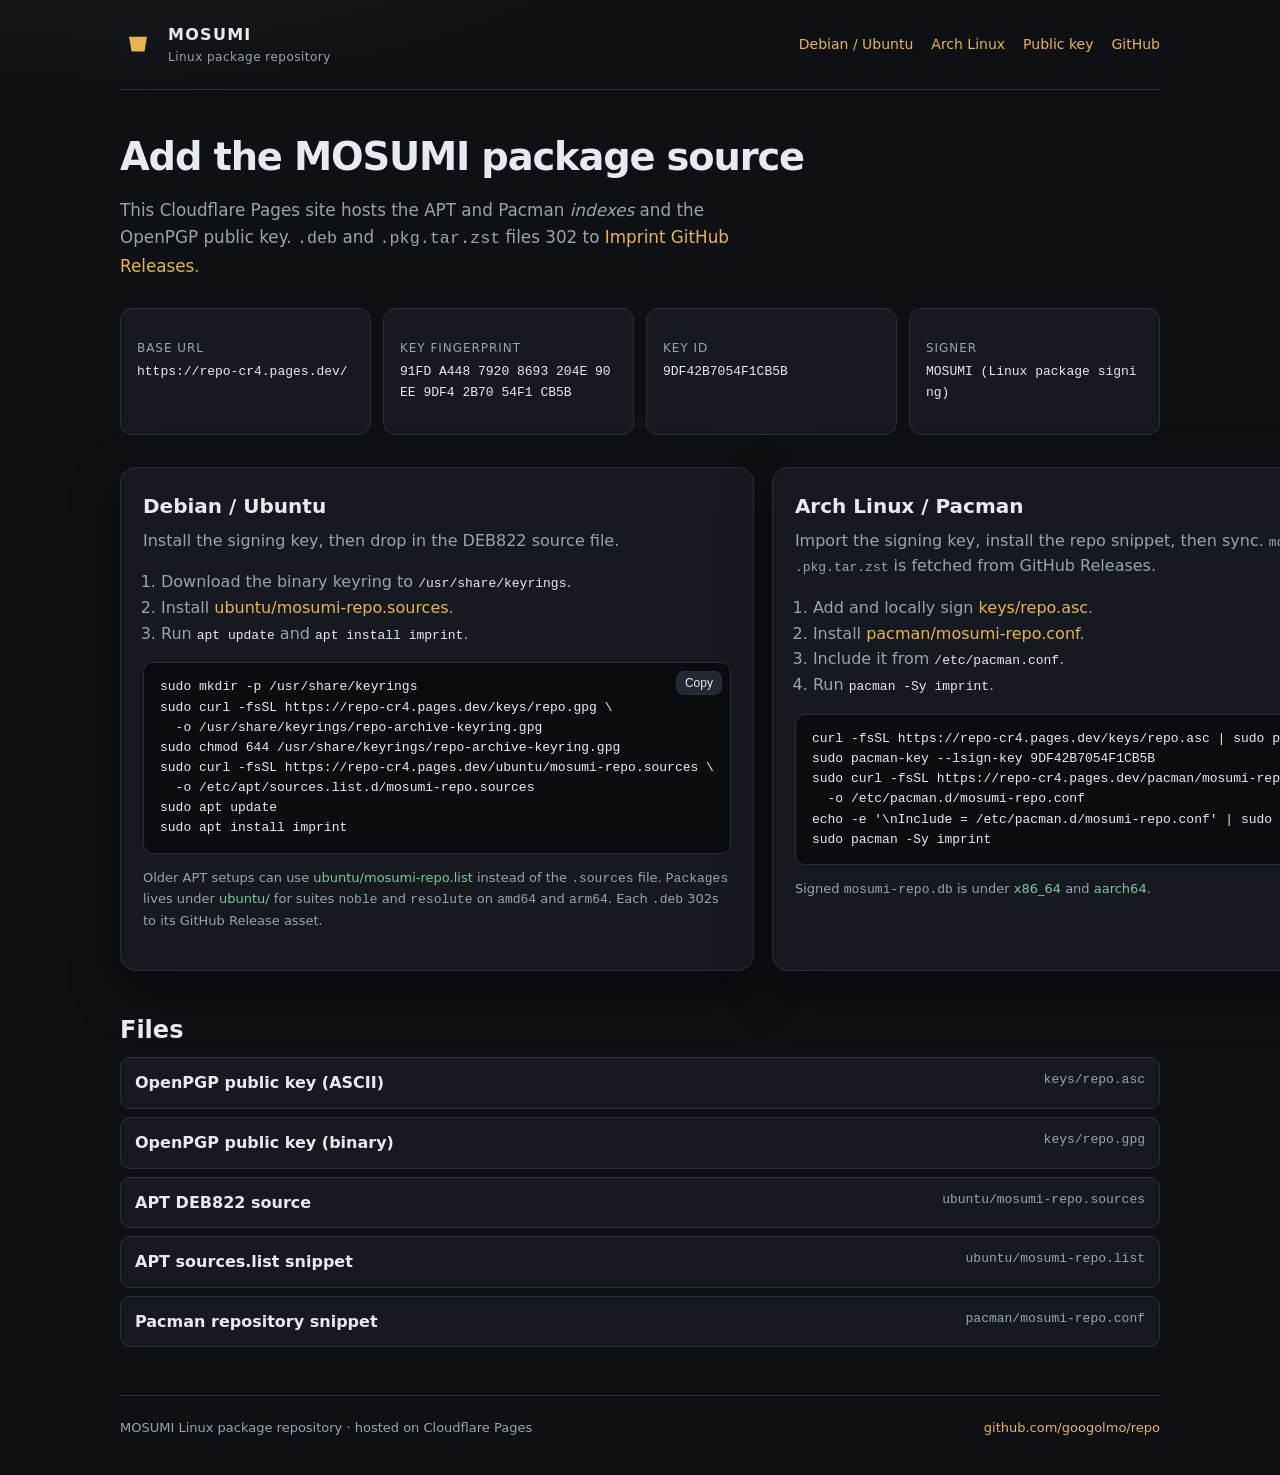
<file: index.html>
<!DOCTYPE html>
<html lang="en">
<head>
  <meta charset="utf-8">
  <meta name="viewport" content="width=device-width, initial-scale=1">
  <title>MOSUMI Linux Package Repository</title>
  <meta name="description" content="APT and Pacman repository for MOSUMI Linux packages, including the signing public key and source list setup.">
  <link rel="icon" href="assets/favicon.svg" type="image/svg+xml">
  <link rel="stylesheet" href="assets/style.css">
</head>
<body>
  <div class="wrap">
    <header>
      <a class="brand" href="./">
        <svg viewBox="0 0 32 32" aria-hidden="true">
          <rect width="32" height="32" rx="7" fill="#111418"/>
          <path fill="#e6b450" d="M8 9.5h16l-2.2 13.2H10.2L8 9.5zm3.1 3.2h9.8l-.3 1.8H11.5l-.4-1.8zm.6 3.6h8.6l-.9 5.4h-6.8l-.9-5.4z"/>
        </svg>
        <span>
          <span class="brand-name">MOSUMI</span>
          <span class="brand-sub">Linux package repository</span>
        </span>
      </a>
      <nav>
        <a href="#debian">Debian / Ubuntu</a>
        <a href="#arch">Arch Linux</a>
        <a href="keys/repo.asc">Public key</a>
        <a href="https://github.com/googolmo/repo">GitHub</a>
      </nav>
    </header>

    <h1>Add the MOSUMI package source</h1>
    <p class="lede">
      This Cloudflare Pages site hosts the APT and Pacman <em>indexes</em>
      and the OpenPGP public key. <code>.deb</code> and
      <code>.pkg.tar.zst</code> files 302 to
      <a href="https://github.com/googolmo/imprint/releases">Imprint GitHub Releases</a>.
    </p>

    <div class="meta">
      <article>
        <dl>
          <dt>Base URL</dt>
          <dd>https://repo-cr4.pages.dev/</dd>
        </dl>
      </article>
      <article>
        <dl>
          <dt>Key fingerprint</dt>
          <dd>91FD A448 7920 8693 204E  90EE 9DF4 2B70 54F1 CB5B</dd>
        </dl>
      </article>
      <article>
        <dl>
          <dt>Key ID</dt>
          <dd>9DF42B7054F1CB5B</dd>
        </dl>
      </article>
      <article>
        <dl>
          <dt>Signer</dt>
          <dd>MOSUMI (Linux package signing)</dd>
        </dl>
      </article>
    </div>

    <div class="grid" id="setup">
      <section class="card" id="debian">
        <h2>Debian / Ubuntu</h2>
        <p>Install the signing key, then drop in the DEB822 source file.</p>
        <ol class="steps">
          <li>Download the binary keyring to <code>/usr/share/keyrings</code>.</li>
          <li>Install <a href="ubuntu/mosumi-repo.sources">ubuntu/mosumi-repo.sources</a>.</li>
          <li>Run <code>apt update</code> and <code>apt install imprint</code>.</li>
        </ol>
        <pre data-copy><code>sudo mkdir -p /usr/share/keyrings
sudo curl -fsSL https://repo-cr4.pages.dev/keys/repo.gpg \
  -o /usr/share/keyrings/repo-archive-keyring.gpg
sudo chmod 644 /usr/share/keyrings/repo-archive-keyring.gpg
sudo curl -fsSL https://repo-cr4.pages.dev/ubuntu/mosumi-repo.sources \
  -o /etc/apt/sources.list.d/mosumi-repo.sources
sudo apt update
sudo apt install imprint</code></pre>
        <p class="note">
          Older APT setups can use
          <a href="ubuntu/mosumi-repo.list">ubuntu/mosumi-repo.list</a>
          instead of the <code>.sources</code> file.
          <code>Packages</code> lives under <a href="ubuntu/">ubuntu/</a>
          for suites <code>noble</code> and <code>resolute</code>
          on <code>amd64</code> and <code>arm64</code>.
          Each <code>.deb</code> 302s to its GitHub Release asset.
        </p>
      </section>

      <section class="card" id="arch">
        <h2>Arch Linux / Pacman</h2>
        <p>Import the signing key, install the repo snippet, then sync.
          <code>mosumi-repo.db</code> is here; <code>.pkg.tar.zst</code> is fetched
          from GitHub Releases.</p>
        <ol class="steps">
          <li>Add and locally sign <a href="keys/repo.asc">keys/repo.asc</a>.</li>
          <li>Install <a href="pacman/mosumi-repo.conf">pacman/mosumi-repo.conf</a>.</li>
          <li>Include it from <code>/etc/pacman.conf</code>.</li>
          <li>Run <code>pacman -Sy imprint</code>.</li>
        </ol>
        <pre data-copy><code>curl -fsSL https://repo-cr4.pages.dev/keys/repo.asc | sudo pacman-key --add -
sudo pacman-key --lsign-key 9DF42B7054F1CB5B
sudo curl -fsSL https://repo-cr4.pages.dev/pacman/mosumi-repo.conf \
  -o /etc/pacman.d/mosumi-repo.conf
echo -e '\nInclude = /etc/pacman.d/mosumi-repo.conf' | sudo tee -a /etc/pacman.conf
sudo pacman -Sy imprint</code></pre>
        <p class="note">
          Signed <code>mosumi-repo.db</code> is under
          <a href="pacman/x86_64/">x86_64</a> and
          <a href="pacman/aarch64/">aarch64</a>.
        </p>
      </section>
    </div>

    <section class="section">
      <h2>Files</h2>
      <div class="files">
        <a href="keys/repo.asc"><strong>OpenPGP public key (ASCII)</strong><span>keys/repo.asc</span></a>
        <a href="keys/repo.gpg"><strong>OpenPGP public key (binary)</strong><span>keys/repo.gpg</span></a>
        <a href="ubuntu/mosumi-repo.sources"><strong>APT DEB822 source</strong><span>ubuntu/mosumi-repo.sources</span></a>
        <a href="ubuntu/mosumi-repo.list"><strong>APT sources.list snippet</strong><span>ubuntu/mosumi-repo.list</span></a>
        <a href="pacman/mosumi-repo.conf"><strong>Pacman repository snippet</strong><span>pacman/mosumi-repo.conf</span></a>
      </div>
    </section>

    <footer>
      <span>MOSUMI Linux package repository · hosted on Cloudflare Pages</span>
      <a href="https://github.com/googolmo/repo">github.com/googolmo/repo</a>
    </footer>
  </div>
  <script src="assets/site.js"></script>
</body>
</html>
</file>
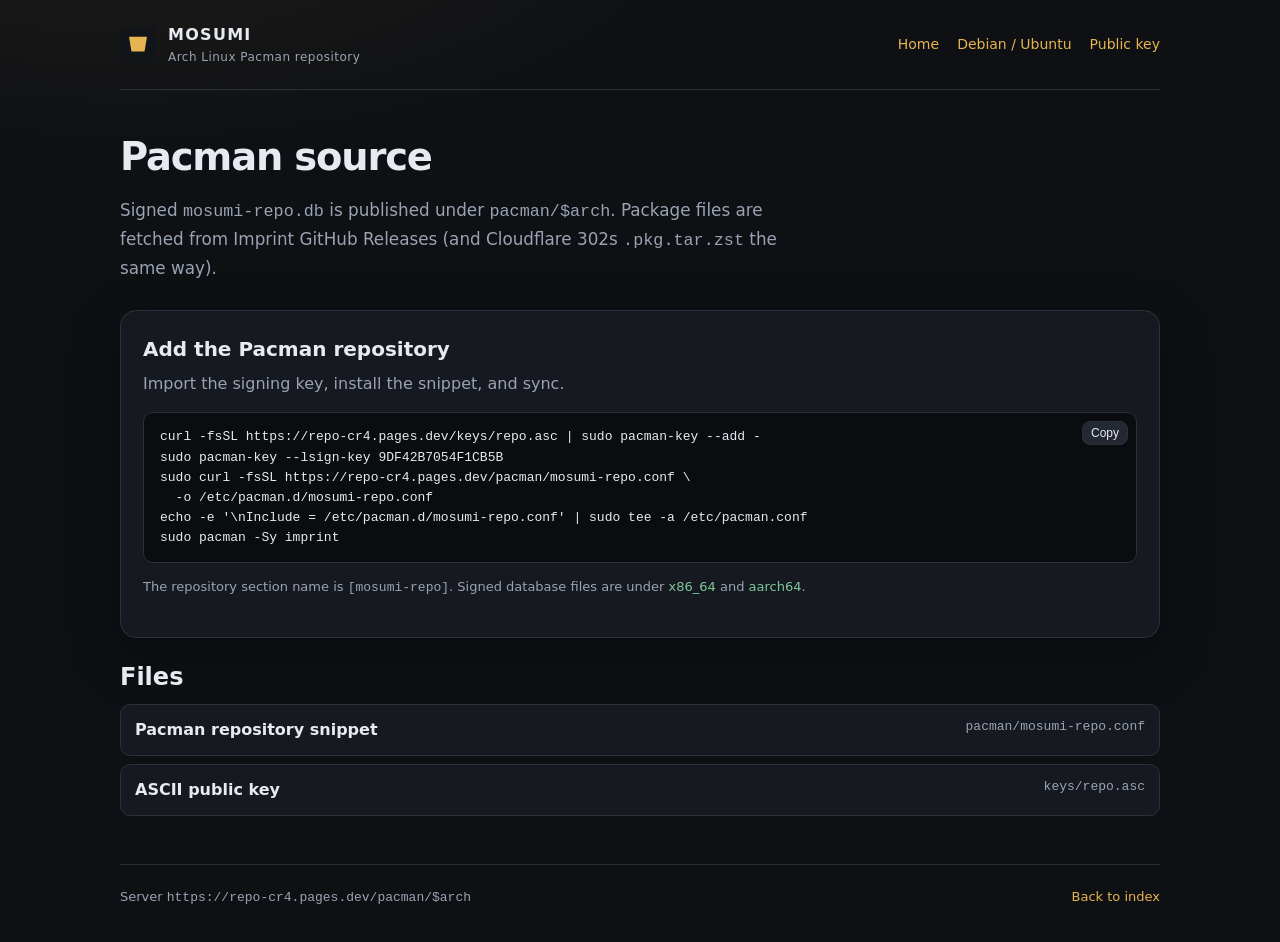
<file: pacman/index.html>
<!DOCTYPE html>
<html lang="en">
<head>
  <meta charset="utf-8">
  <meta name="viewport" content="width=device-width, initial-scale=1">
  <title>Pacman · MOSUMI repository</title>
  <link rel="icon" href="../assets/favicon.svg" type="image/svg+xml">
  <link rel="stylesheet" href="../assets/style.css">
</head>
<body>
  <div class="wrap">
    <header>
      <a class="brand" href="../">
        <svg viewBox="0 0 32 32" aria-hidden="true">
          <rect width="32" height="32" rx="7" fill="#111418"/>
          <path fill="#e6b450" d="M8 9.5h16l-2.2 13.2H10.2L8 9.5zm3.1 3.2h9.8l-.3 1.8H11.5l-.4-1.8zm.6 3.6h8.6l-.9 5.4h-6.8l-.9-5.4z"/>
        </svg>
        <span>
          <span class="brand-name">MOSUMI</span>
          <span class="brand-sub">Arch Linux Pacman repository</span>
        </span>
      </a>
      <nav>
        <a href="../">Home</a>
        <a href="../ubuntu/">Debian / Ubuntu</a>
        <a href="../keys/repo.asc">Public key</a>
      </nav>
    </header>

    <h1>Pacman source</h1>
    <p class="lede">
      Signed <code>mosumi-repo.db</code> is published under <code>pacman/$arch</code>.
      Package files are fetched from Imprint GitHub Releases (and Cloudflare
      302s <code>.pkg.tar.zst</code> the same way).
    </p>

    <section class="card">
      <h2>Add the Pacman repository</h2>
      <p>Import the signing key, install the snippet, and sync.</p>
      <pre data-copy><code>curl -fsSL https://repo-cr4.pages.dev/keys/repo.asc | sudo pacman-key --add -
sudo pacman-key --lsign-key 9DF42B7054F1CB5B
sudo curl -fsSL https://repo-cr4.pages.dev/pacman/mosumi-repo.conf \
  -o /etc/pacman.d/mosumi-repo.conf
echo -e '\nInclude = /etc/pacman.d/mosumi-repo.conf' | sudo tee -a /etc/pacman.conf
sudo pacman -Sy imprint</code></pre>
      <p class="note">
        The repository section name is <code>[mosumi-repo]</code>.
        Signed database files are under
        <a href="x86_64/">x86_64</a> and
        <a href="aarch64/">aarch64</a>.
      </p>
    </section>

    <section class="section">
      <h2>Files</h2>
      <div class="files">
        <a href="mosumi-repo.conf"><strong>Pacman repository snippet</strong><span>pacman/mosumi-repo.conf</span></a>
        <a href="../keys/repo.asc"><strong>ASCII public key</strong><span>keys/repo.asc</span></a>
      </div>
    </section>

    <footer>
      <span>Server <code>https://repo-cr4.pages.dev/pacman/$arch</code></span>
      <a href="../">Back to index</a>
    </footer>
  </div>
  <script src="../assets/site.js"></script>
</body>
</html>
</file>
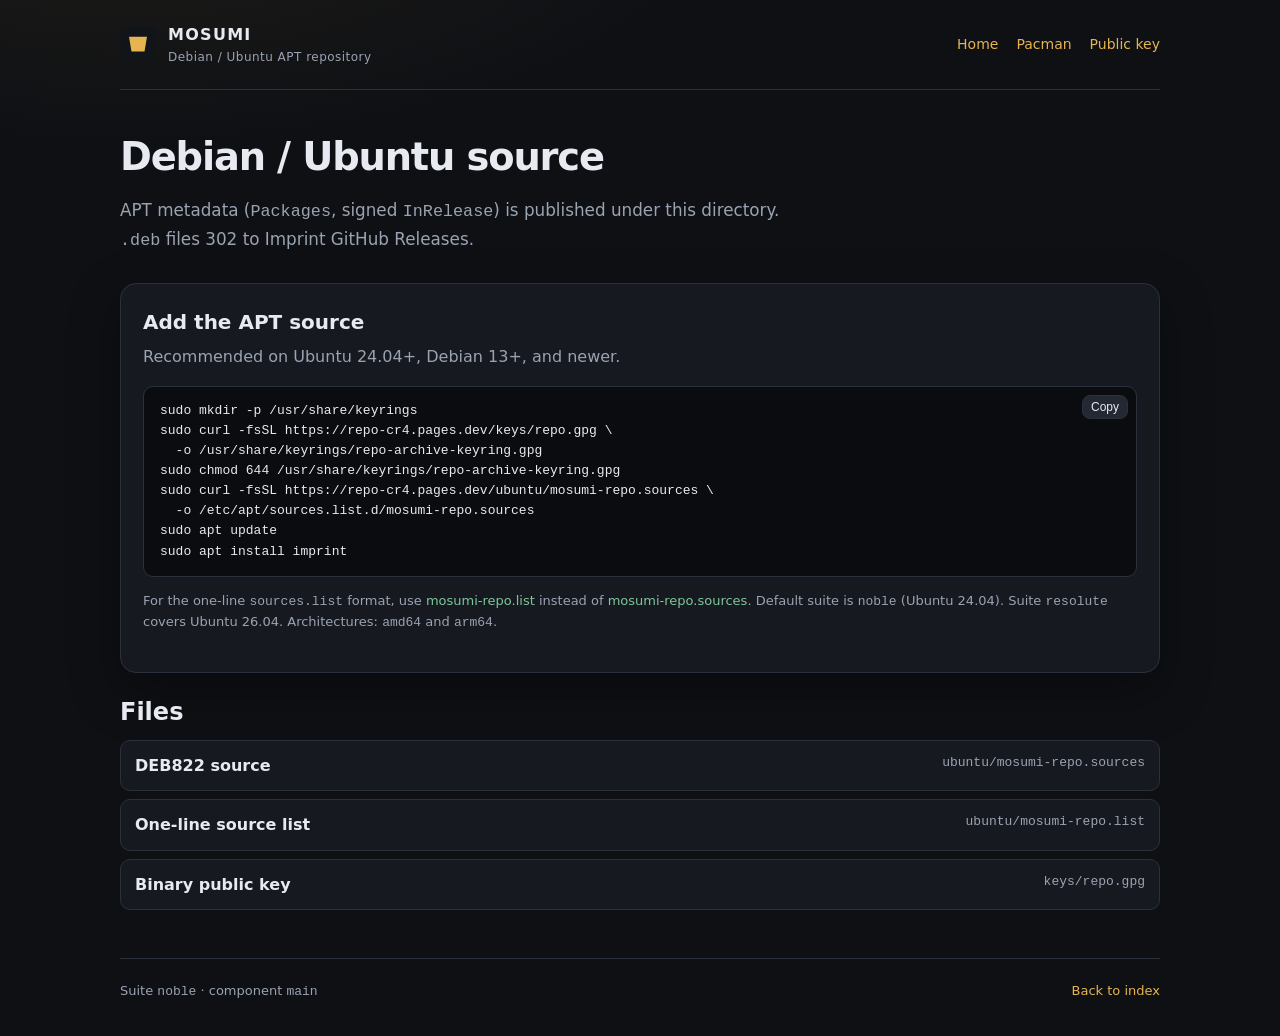
<file: ubuntu/index.html>
<!DOCTYPE html>
<html lang="en">
<head>
  <meta charset="utf-8">
  <meta name="viewport" content="width=device-width, initial-scale=1">
  <title>Debian / Ubuntu · MOSUMI repository</title>
  <link rel="icon" href="../assets/favicon.svg" type="image/svg+xml">
  <link rel="stylesheet" href="../assets/style.css">
</head>
<body>
  <div class="wrap">
    <header>
      <a class="brand" href="../">
        <svg viewBox="0 0 32 32" aria-hidden="true">
          <rect width="32" height="32" rx="7" fill="#111418"/>
          <path fill="#e6b450" d="M8 9.5h16l-2.2 13.2H10.2L8 9.5zm3.1 3.2h9.8l-.3 1.8H11.5l-.4-1.8zm.6 3.6h8.6l-.9 5.4h-6.8l-.9-5.4z"/>
        </svg>
        <span>
          <span class="brand-name">MOSUMI</span>
          <span class="brand-sub">Debian / Ubuntu APT repository</span>
        </span>
      </a>
      <nav>
        <a href="../">Home</a>
        <a href="../pacman/">Pacman</a>
        <a href="../keys/repo.asc">Public key</a>
      </nav>
    </header>

    <h1>Debian / Ubuntu source</h1>
    <p class="lede">
      APT metadata (<code>Packages</code>, signed <code>InRelease</code>) is
      published under this directory. <code>.deb</code> files 302 to Imprint
      GitHub Releases.
    </p>

    <section class="card">
      <h2>Add the APT source</h2>
      <p>Recommended on Ubuntu 24.04+, Debian 13+, and newer.</p>
      <pre data-copy><code>sudo mkdir -p /usr/share/keyrings
sudo curl -fsSL https://repo-cr4.pages.dev/keys/repo.gpg \
  -o /usr/share/keyrings/repo-archive-keyring.gpg
sudo chmod 644 /usr/share/keyrings/repo-archive-keyring.gpg
sudo curl -fsSL https://repo-cr4.pages.dev/ubuntu/mosumi-repo.sources \
  -o /etc/apt/sources.list.d/mosumi-repo.sources
sudo apt update
sudo apt install imprint</code></pre>
      <p class="note">
        For the one-line <code>sources.list</code> format, use
        <a href="mosumi-repo.list">mosumi-repo.list</a> instead of <a href="mosumi-repo.sources">mosumi-repo.sources</a>.
        Default suite is <code>noble</code> (Ubuntu 24.04).
        Suite <code>resolute</code> covers Ubuntu 26.04. Architectures:
        <code>amd64</code> and <code>arm64</code>.
      </p>
    </section>

    <section class="section">
      <h2>Files</h2>
      <div class="files">
        <a href="mosumi-repo.sources"><strong>DEB822 source</strong><span>ubuntu/mosumi-repo.sources</span></a>
        <a href="mosumi-repo.list"><strong>One-line source list</strong><span>ubuntu/mosumi-repo.list</span></a>
        <a href="../keys/repo.gpg"><strong>Binary public key</strong><span>keys/repo.gpg</span></a>
      </div>
    </section>

    <footer>
      <span>Suite <code>noble</code> · component <code>main</code></span>
      <a href="../">Back to index</a>
    </footer>
  </div>
  <script src="../assets/site.js"></script>
</body>
</html>
</file>
<file: assets/style.css>
:root {
  --bg: #0e1014;
  --bg-raised: #161a20;
  --bg-code: #0a0c10;
  --border: #2a313c;
  --text: #e7eaf0;
  --muted: #9aa3b2;
  --accent: #e6b450;
  --accent-dim: #c4922e;
  --link: #e6b450;
  --ok: #7ec699;
  --shadow: 0 18px 50px rgba(0, 0, 0, 0.35);
  --mono: ui-monospace, "SF Mono", "Cascadia Code", Menlo, Consolas, monospace;
  --sans: "Segoe UI", system-ui, -apple-system, sans-serif;
  --radius: 12px;
}

* {
  box-sizing: border-box;
}

html,
body {
  margin: 0;
  padding: 0;
}

body {
  font-family: var(--sans);
  background:
    radial-gradient(1200px 500px at 10% -10%, rgba(230, 180, 80, 0.08), transparent 50%),
    var(--bg);
  color: var(--text);
  line-height: 1.6;
  min-height: 100vh;
}

a {
  color: var(--link);
  text-decoration: none;
}

a:hover {
  text-decoration: underline;
}

.wrap {
  width: min(1040px, calc(100% - 32px));
  margin: 0 auto;
}

header {
  display: flex;
  align-items: center;
  justify-content: space-between;
  gap: 16px;
  padding: 22px 0;
  border-bottom: 1px solid var(--border);
}

.brand {
  display: flex;
  align-items: center;
  gap: 12px;
  color: var(--text);
  text-decoration: none;
}

.brand:hover {
  text-decoration: none;
}

.brand svg {
  width: 36px;
  height: 36px;
}

.brand-name {
  font-weight: 700;
  letter-spacing: 0.08em;
}

.brand-sub {
  display: block;
  color: var(--muted);
  font-size: 12px;
  letter-spacing: 0.04em;
  font-weight: 500;
}

nav {
  display: flex;
  gap: 18px;
  font-size: 14px;
}

h1 {
  font-size: clamp(1.8rem, 3vw, 2.4rem);
  letter-spacing: -0.03em;
  margin: 36px 0 10px;
}

.lede {
  color: var(--muted);
  font-size: 1.05rem;
  max-width: 62ch;
  margin: 0 0 28px;
}

.meta {
  display: grid;
  grid-template-columns: repeat(auto-fit, minmax(220px, 1fr));
  gap: 12px;
  margin-bottom: 32px;
}

.meta article {
  background: var(--bg-raised);
  border: 1px solid var(--border);
  border-radius: var(--radius);
  padding: 14px 16px;
}

.meta dt {
  color: var(--muted);
  font-size: 12px;
  text-transform: uppercase;
  letter-spacing: 0.08em;
}

.meta dd {
  margin: 4px 0 0;
  font-family: var(--mono);
  font-size: 13px;
  word-break: break-all;
}

.grid {
  display: grid;
  grid-template-columns: 1fr 1fr;
  gap: 18px;
  margin-bottom: 40px;
}

.card {
  background: var(--bg-raised);
  border: 1px solid var(--border);
  border-radius: 16px;
  padding: 22px;
  box-shadow: var(--shadow);
}

.card h2 {
  margin: 0 0 6px;
  font-size: 1.25rem;
}

.card p {
  margin: 0 0 16px;
  color: var(--muted);
}

.steps {
  margin: 0 0 16px;
  padding-left: 18px;
  color: var(--muted);
}

.steps code {
  color: var(--text);
}

pre {
  position: relative;
  background: var(--bg-code);
  border: 1px solid var(--border);
  border-radius: 10px;
  padding: 14px 16px;
  overflow-x: auto;
  font-family: var(--mono);
  font-size: 13px;
  line-height: 1.55;
  margin: 0 0 14px;
}

pre code {
  white-space: pre;
}

.copy {
  position: absolute;
  top: 8px;
  right: 8px;
  background: #232833;
  color: var(--text);
  border: 1px solid var(--border);
  border-radius: 8px;
  padding: 4px 8px;
  font-size: 12px;
  cursor: pointer;
}

.copy:hover,
.copy.copied {
  border-color: var(--accent);
  color: var(--accent);
}

.note {
  font-size: 13px;
  color: var(--muted);
  margin: 0;
}

.note a {
  color: var(--ok);
}

.section {
  margin: 8px 0 48px;
}

.section h2 {
  margin-bottom: 8px;
}

.files {
  display: grid;
  gap: 8px;
}

.files a {
  display: flex;
  justify-content: space-between;
  gap: 12px;
  background: var(--bg-raised);
  border: 1px solid var(--border);
  border-radius: 10px;
  padding: 12px 14px;
  color: var(--text);
}

.files a:hover {
  text-decoration: none;
  border-color: var(--accent-dim);
}

.files span {
  color: var(--muted);
  font-family: var(--mono);
  font-size: 13px;
}

footer {
  border-top: 1px solid var(--border);
  padding: 22px 0 40px;
  color: var(--muted);
  font-size: 13px;
  display: flex;
  justify-content: space-between;
  gap: 12px;
  flex-wrap: wrap;
}

.hero-404 {
  min-height: 60vh;
  display: grid;
  align-content: center;
  padding: 48px 0;
}

.hero-404 p {
  color: var(--muted);
  max-width: 46ch;
}

.btn {
  display: inline-block;
  margin-top: 18px;
  background: var(--accent);
  color: #1a1408;
  font-weight: 700;
  border-radius: 999px;
  padding: 10px 16px;
}

.btn:hover {
  text-decoration: none;
  background: #f0c56a;
}

@media (max-width: 800px) {
  .grid {
    grid-template-columns: 1fr;
  }

  nav {
    display: none;
  }
}
</file>
